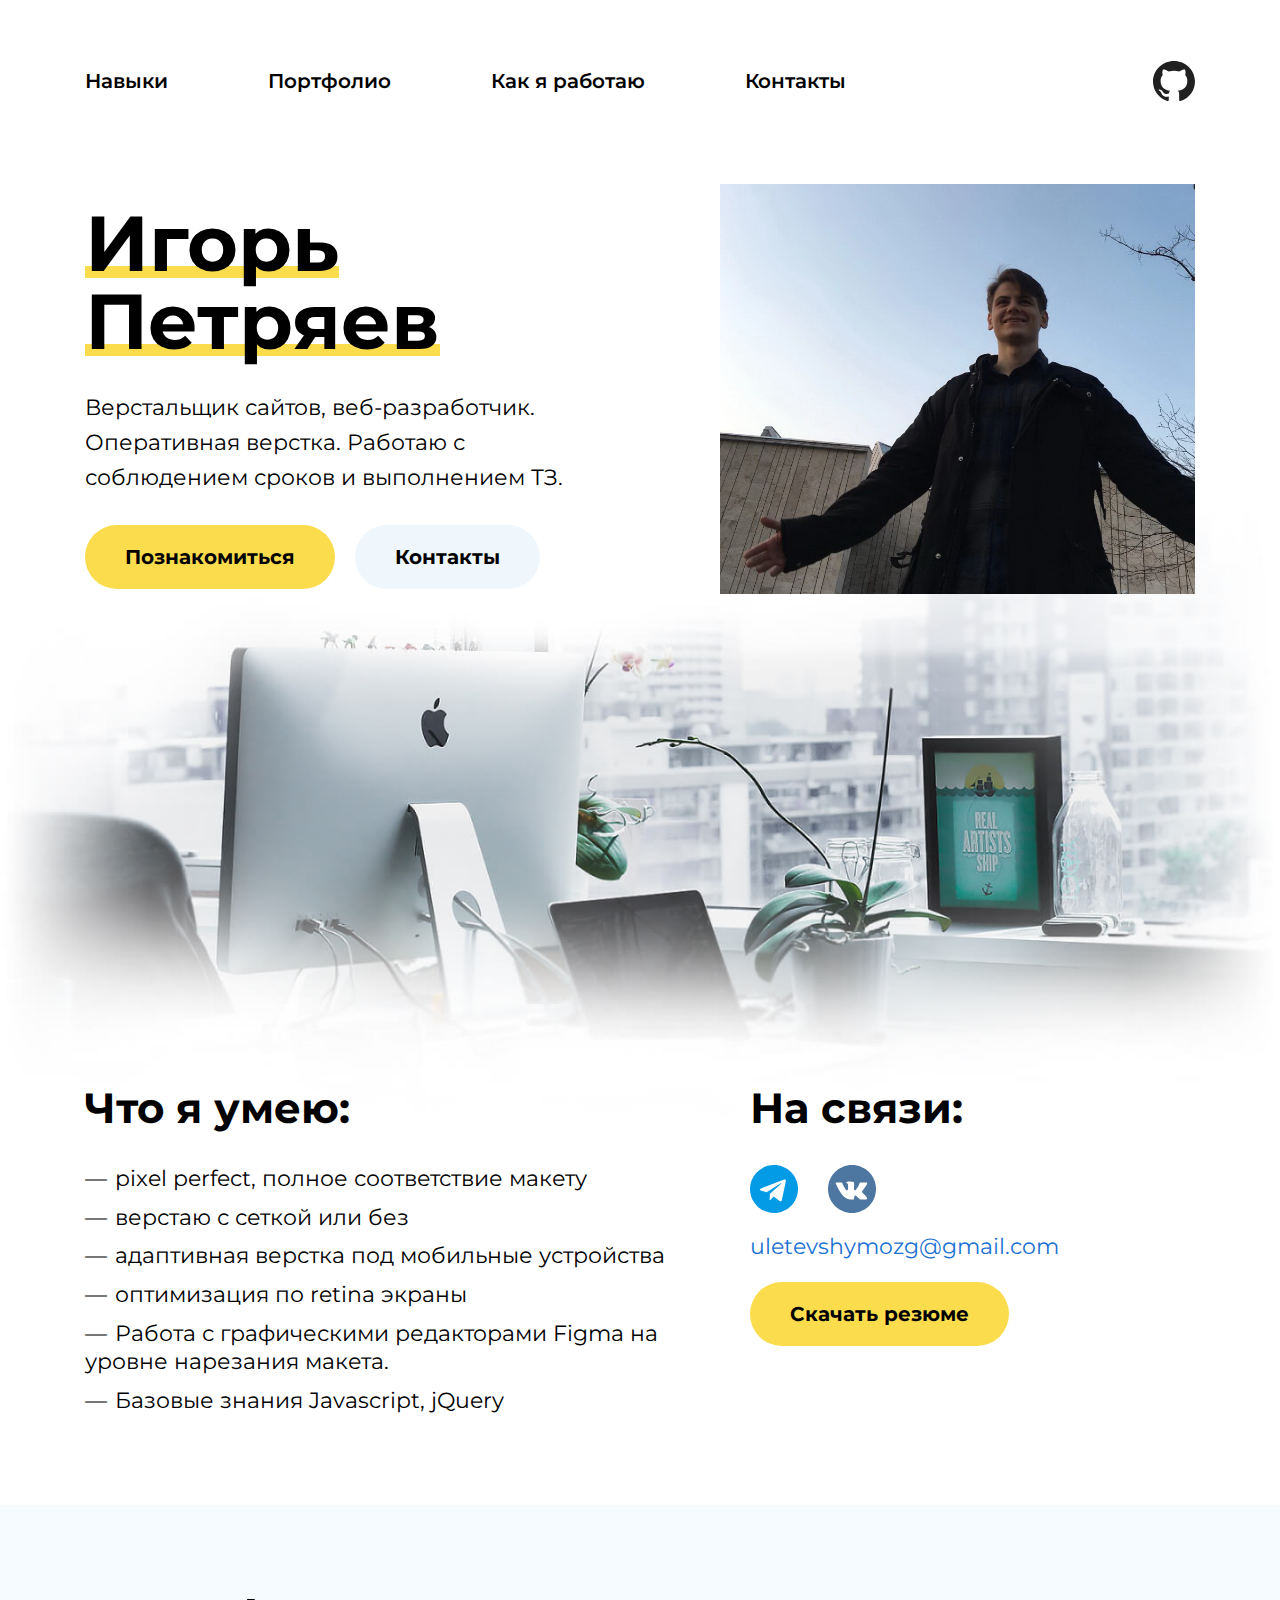
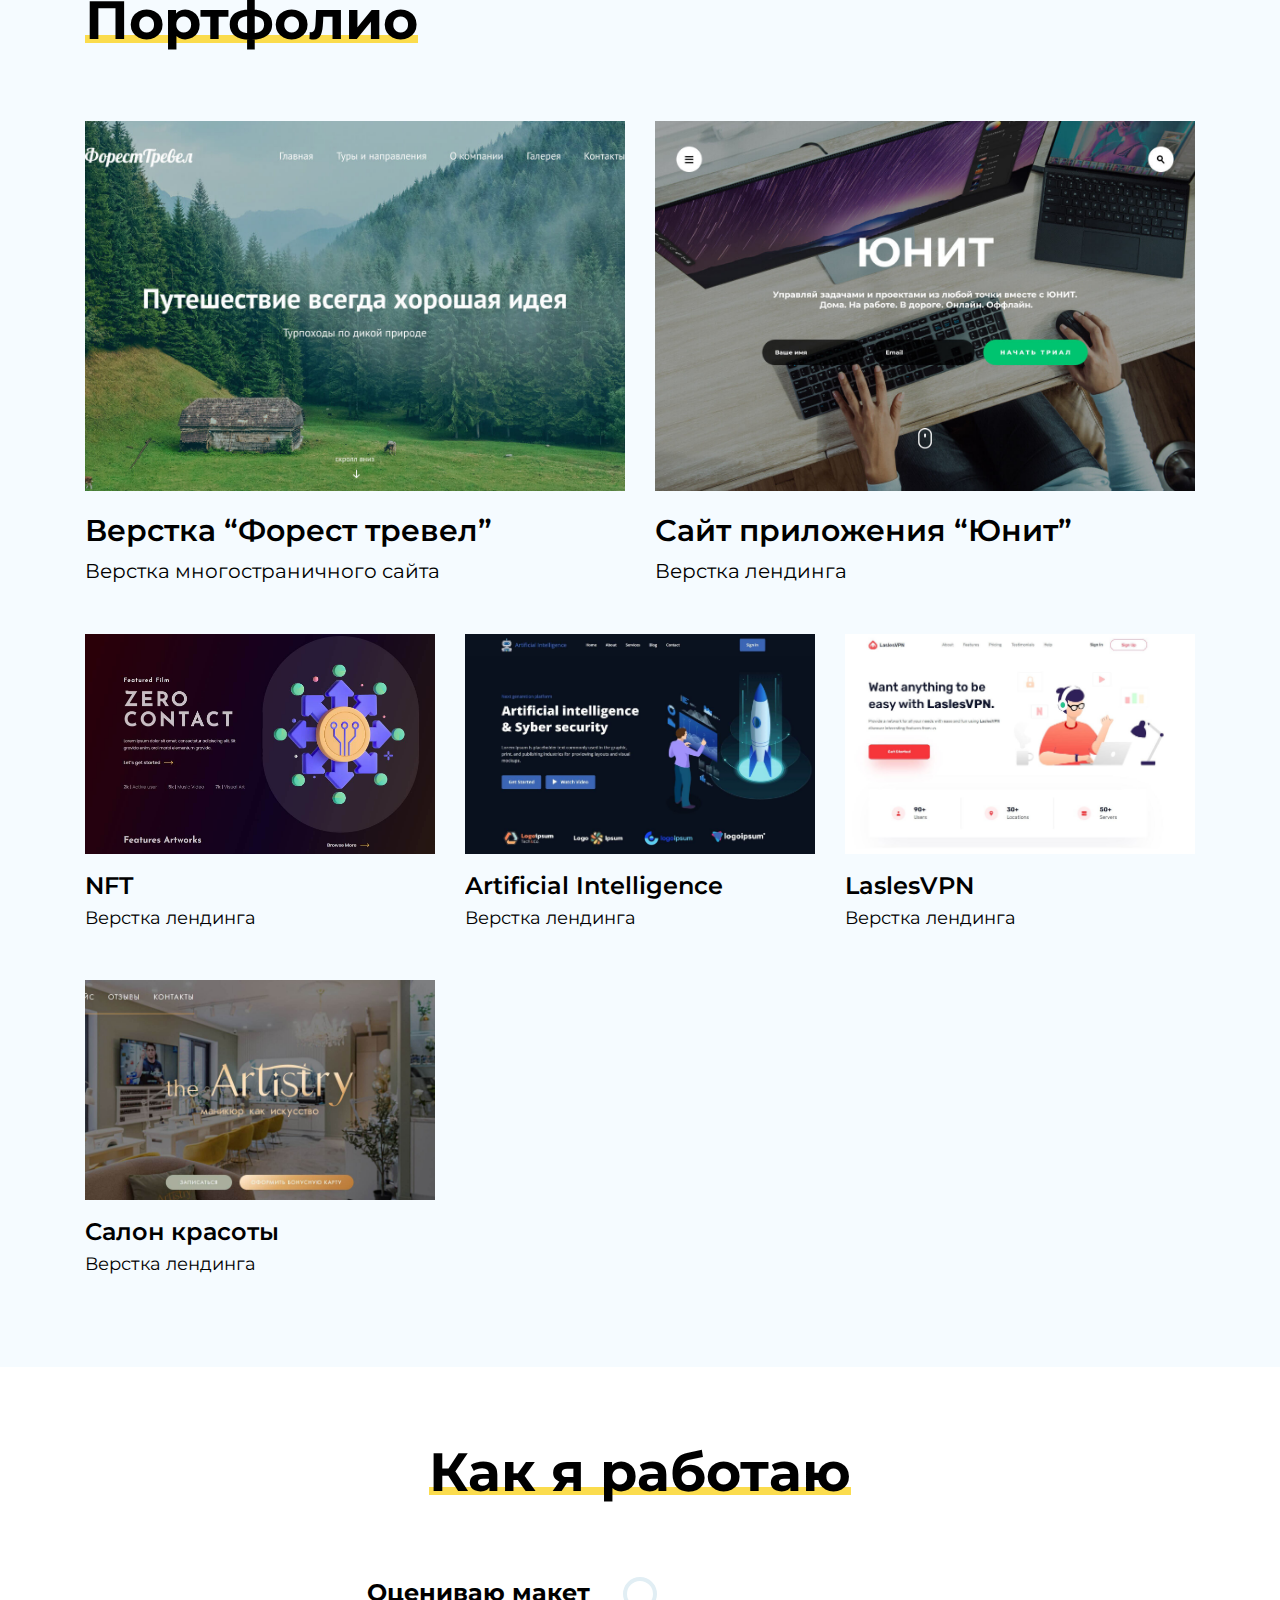
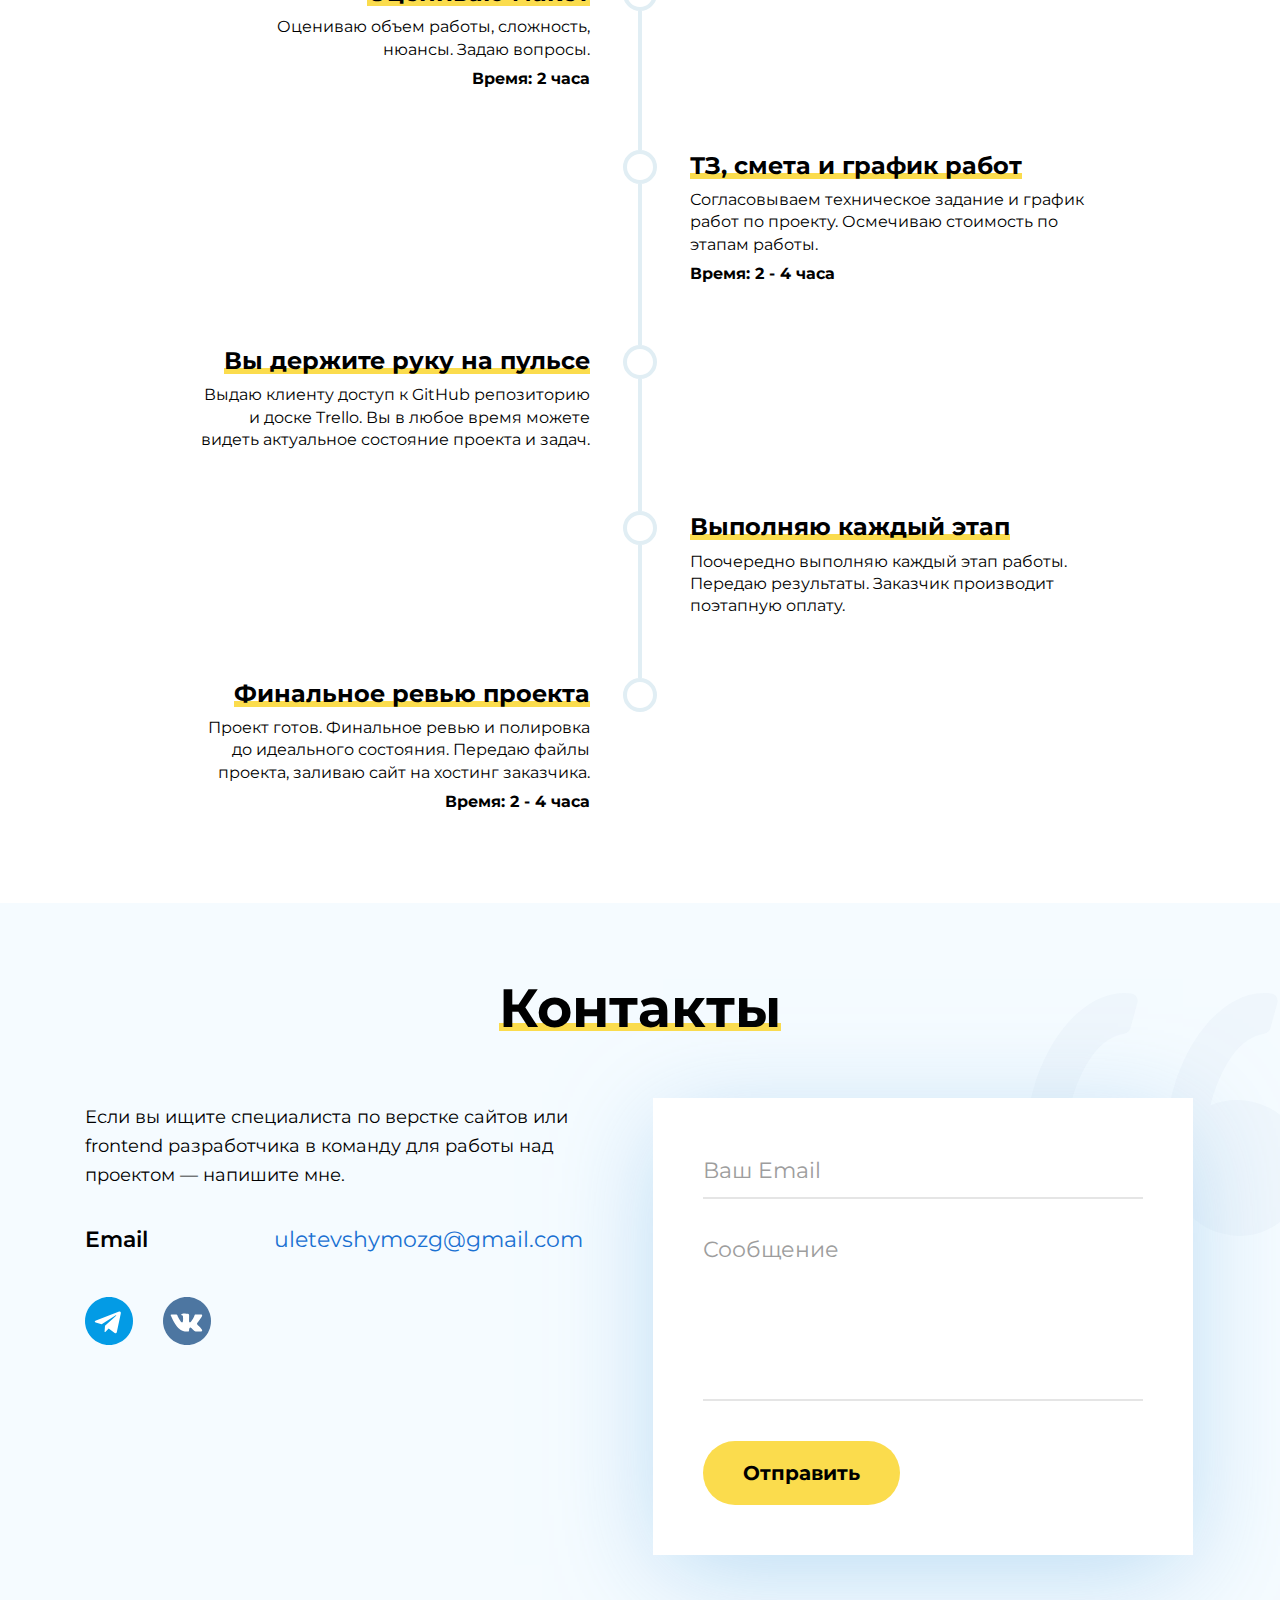
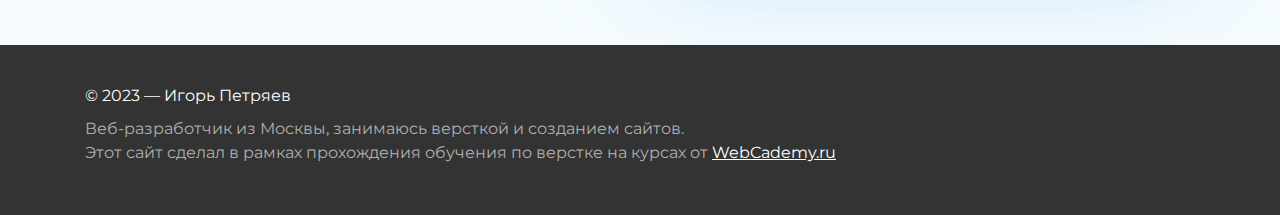
<file: index.html>
<!DOCTYPE html>
<html lang="ru">
	<head>
		<!-- encoding -->
		<meta charset="UTF-8" />
		<!-- Mobile support -->
		<meta name="viewport" content="width=device-width, initial-scale=1.0" />

		<!-- Title and SEO -->
		<title>Портфолио</title>
		<!-- Styles -->
		<link rel="stylesheet" href="./css/main.css" />

		<!-- Favicons -->
		<!-- <link rel="apple-touch-icon" sizes="180x180" href="./img/favicon/apple-touch-icon.png">
		<link rel="icon" type="image/png" sizes="32x32" href="./img/favicon/favicon-32x32.png">
		<link rel="icon" type="image/png" sizes="16x16" href="./img/favicon/favicon-16x16.png">
		<link rel="manifest" href="./img/favicon/site.webmanifest">
		<link rel="mask-icon" href="./img/favicon/safari-pinned-tab.svg" color="#1a60cf">
		<link rel="shortcut icon" href="./img/favicon/favicon.ico">
		<meta name="msapplication-TileColor" content="#00aba9">
		<meta name="msapplication-config" content="./img/favicon/browserconfig.xml">
		<meta name="theme-color" content="#ffffff"> -->
	</head>
	<body>


		<div class="page-top">
			<div class="page-top__container">
				<a href="./index.html" class="logo">HTML Верстальщик</a>
				<div class="page__top-delay">
					<div class="page-top__wrapper">
						<nav class="nav-mobile">
							<ul class="nav-mobile__list">
								<li><a href="#skills">Навыки</a></li>
								<li><a href="#portfolio">Портфолио</a></li>
								<li><a href="#work-processing">Как я работаю</a></li>
								<li><a href="#contacts">Контакты</a></li>
							</ul>
						</nav>
						<div class="page-top__links">
							<div class="social page-top__social">
								<a href="https://t.me/Uletevshymozg"><img src="./img/social/telegram.svg" alt="telegram"></a>
								<a href="https://vk.com/id25259774"><img src="./img/social/vk.svg" alt="vk"></a>
								<!-- <a href="#!"><img src="./img/social/facebook.svg" alt="facebook"></a> -->
								<!-- <a href="#!"><img src="./img/social/instagram.svg" alt="instagram"></a> -->
								<!-- <a href="#!"><img src="./img/social/whatsapp.svg" alt="whatsapp"></a> -->
							</div>
							<div class="page-top__link">
								<a href="mailto:uletevshymozg@gmail.com" class="link">uletevshymozg@gmail.com</a>
							</div>
						</div>
		
					</div>

				</div>

				<div class="nav-icon">
					<div class="nav-icon__middle"></div>
				</div>

			</div>

		</div>

		<header class="header" id="top">
			<div class="header__navigation">
				<div class="container">
					<div class="header__navigation-body">
						<nav class="nav">
							<ul class="nav-list">
								<li><a href="#skills">Навыки</a></li>
								<li><a href="#portfolio">Портфолио</a></li>
								<li><a href="#work-processing">Как я работаю</a></li>
								<li><a href="#contacts">Контакты</a></li>
							</ul>
						</nav>
		
						<div class="header__navigation-links">
							<!-- <a href="#!">
								<svg width="32" height="32" viewBox="0 0 32 32" fill="none" xmlns="http://www.w3.org/2000/svg">
									<g clip-path="url(#clip0_112_518)">
									<path d="M7.44897 10.2947H1.02492C0.739808 10.2947 0.508789 10.5258 0.508789 10.8108V31.4485C0.508789 31.7336 0.739808 31.9647 1.02492 31.9647H7.44897C7.73408 31.9647 7.9651 31.7336 7.9651 31.4485V10.8108C7.9651 10.5258 7.73408 10.2947 7.44897 10.2947Z" fill="black"/>
									<path d="M4.23907 0.0351562C1.90163 0.0351562 0 1.93472 0 4.26958C0 6.60548 1.90163 8.50576 4.23907 8.50576C6.57466 8.50576 8.47474 6.60538 8.47474 4.26958C8.47484 1.93472 6.57466 0.0351562 4.23907 0.0351562Z" fill="black"/>
									<path d="M23.7892 9.78174C21.209 9.78174 19.3017 10.8909 18.1449 12.1512V10.8108C18.1449 10.5258 17.9138 10.2947 17.6287 10.2947H11.4766C11.1915 10.2947 10.9604 10.5258 10.9604 10.8108V31.4485C10.9604 31.7336 11.1915 31.9647 11.4766 31.9647H17.8866C18.1717 31.9647 18.4027 31.7336 18.4027 31.4485V21.2376C18.4027 17.7968 19.3373 16.4563 21.7359 16.4563C24.3481 16.4563 24.5557 18.6053 24.5557 21.4147V31.4486C24.5557 31.7337 24.7867 31.9648 25.0718 31.9648H31.4842C31.7693 31.9648 32.0004 31.7337 32.0004 31.4486V20.1285C32.0004 15.0121 31.0248 9.78174 23.7892 9.78174Z" fill="black"/>
									</g>
									<defs>
									<clipPath id="clip0_112_518">
									<rect width="32" height="32" fill="white"/>
									</clipPath>
									</defs>
								</svg>
							</a> -->
							<a href="https://github.com/Petryabious" target="_blank">
								<svg width="42" height="42" viewBox="0 0 42 42" fill="none" xmlns="http://www.w3.org/2000/svg">
									<g clip-path="url(#clip0_112_516)">
									<path d="M21 0.875C9.3975 0.875 0 10.115 0 21.511C0 30.6303 6.0165 38.3635 14.3587 41.09C15.4087 41.2843 15.7937 40.6455 15.7937 40.0978C15.7937 39.6078 15.7763 38.3093 15.7675 36.589C9.926 37.8333 8.694 33.8205 8.694 33.8205C7.7385 31.4388 6.35775 30.8018 6.35775 30.8018C4.4555 29.5225 6.50475 29.5488 6.50475 29.5488C8.6135 29.6923 9.72125 31.675 9.72125 31.675C11.5938 34.8303 14.637 33.9185 15.8375 33.3918C16.0265 32.0565 16.5673 31.1483 17.1675 30.632C12.5038 30.1158 7.602 28.3413 7.602 20.4348C7.602 18.1825 8.41575 16.3415 9.76325 14.8977C9.527 14.3763 8.81825 12.278 9.947 9.436C9.947 9.436 11.7058 8.883 15.722 11.5518C17.402 11.0933 19.187 10.8658 20.972 10.8553C22.757 10.8658 24.542 11.0933 26.222 11.5518C30.212 8.883 31.9707 9.436 31.9707 9.436C33.0995 12.278 32.3908 14.3763 32.1807 14.8977C33.5195 16.3415 34.3332 18.1825 34.3332 20.4348C34.3332 28.3623 29.4245 30.107 24.752 30.6145C25.487 31.234 26.1695 32.4993 26.1695 34.433C26.1695 37.1945 26.1432 39.4135 26.1432 40.0838C26.1432 40.6245 26.5107 41.2703 27.587 41.0638C35.9888 38.3548 42 30.6163 42 21.511C42 10.115 32.5972 0.875 21 0.875Z" fill="#212121"/>
									</g>
									<defs>
									<clipPath id="clip0_112_516">
									<rect width="42" height="42" fill="white"/>
									</clipPath>
									</defs>
								</svg>
							</a>
						</div>

					</div>
				</div>
			</div>

			<div class="header__info">
				<div class="container">
					<div class="header__info-wrapper">
						<div class="header__descriptions">
							<div class="header__title">
								<h1 class="title-1 border-gradient">Игорь Петряев</h1>
							</div>
							<div class="header__text">
								<p>
									Верстальщик сайтов, веб-разработчик. Оперативная верстка. Работаю с соблюдением сроков и выполнением ТЗ. 
								</p>
							</div>
							<div class="header__links">
								<a href="#skills" class="button-link">Познакомиться</a>
								<a href="#contacts" class="button-link button-link--white">Контакты</a>
							</div>
						</div>
						<div class="header__img">
							<img src="./img/header/photo2.jpg" alt="фото верстальшика">
										<p>
								Верстальщик сайтов, веб-разработчик. Оперативная верстка. Работаю с соблюдением сроков и выполнением ТЗ. 
							</p>
						</div>

					</div>
				</div>
			</div>
			
			<div class="header__banner">
				<img src="./img/header/banner.jpg" alt="banner">
			</div>
		</header>
		<main class="">
			<section class="skills " id="skills">
				<div class="container">
					<div class="skills-wrapper">
	
						<div class="skills__abilities">
							<div class="skills__title">
								<h3 class="title-3">Что я умею:</h3>
							</div>
		
							<ul class="skills-list">
								<li>pixel perfect, полное соответствие макету</li>
								<li>верстаю с сеткой или без</li>
								<li>адаптивная верстка под мобильные устройства</li>
								<li>оптимизация по retina экраны</li>
								<!-- <li>с Bootstrap и без него</li> -->
								<li>Работа с графическими редакторами Figma на уровне нарезания макета.</li>
								<li>Базовые знания Javascript, jQuery</li>
							</ul>
						</div>
		
						<div class="skills__feedback">
							<div class="skills__title">
								<h3 class="title-3">На связи:</h3>
							</div>
							<div class="social skills__social">
								<a href="https://t.me/Uletevshymozg" target="_blank"><img src="./img/social/telegram.svg" alt="telegram"></a>
								<a href="https://vk.com/id25259774" target="_blank"><img src="./img/social/vk.svg" alt="vk"></a>
								<!-- <a href="#!"><img src="./img/social/facebook.svg" alt="facebook"></a>
								<a href="#!"><img src="./img/social/instagram.svg" alt="instagram"></a> -->
								<!-- <a href="#!"><img src="./img/social/whatsapp.svg" alt="whatsapp"></a> -->
							</div>
							<div class="skills___feedback-link">
								<a href="mailto:uletevshymozg@gmail.com" class="link">uletevshymozg@gmail.com</a>
							</div>
							<div class="skills__resume">
								<a href="./Igor_Petryaev_HTML-coder.pdf" download="" class="button-link">Скачать резюме</a>
							</div>

						</div>
					</div>
				</div>
			</section>
			
			<section class="portfolio " id="portfolio">
				<div class="container">
					<div class="portfolio__title">
						<h2 class="title-2 border-gradient ">Портфолио</h2>
					</div>
					<div class="portfolio__cards">
						<!-- card -->
						<a href="#!"  class="card card--big" data-portfolio-item="0">
							<div class="card__img">
								<img src="./img/portfolio/forest-travel.jpg" alt="Верстка “Форест тревел”">
								<span>Смотреть проект</span>
							</div>
							<div class="card__contant">
								<h4 class="card__title">Верстка “Форест тревел”</h4>
								<p>Верстка многостраничного сайта </p>
							</div>
						</a>
						<!-- //card -->
						<!-- card -->
						<a href="#!"  class="card card--big" data-portfolio-item="1">
							<div class="card__img">
								<img src="./img/portfolio/unit.jpg" alt="Сайт приложения “Юнит”">
								<span>Смотреть проект</span>
							</div>
							<div class="card__contant">
								<h4 class="card__title">Сайт приложения “Юнит”</h4>
								<p>Верстка лендинга</p>
							</div>
						</a>
						<!-- //card -->
						<!-- card -->
						<a href="#!" class="card" data-portfolio-item="2">
							<div class="card__img">
								<img src="./img/portfolio/nft.jpg" alt="nft”">
								<span>Смотреть проект</span>
							</div>
							<div class="card__contant">
								<h4 class="card__title">NFT</h4>
								<p>Верстка лендинга</p>
							</div>
						</a>
						<!-- //card -->
						<!-- card -->
						<a  href="#!" class="card" data-portfolio-item="3">
							<div class="card__img">
								<img src="./img/portfolio/AL.jpg" alt="Artificial Intelligence">
								<span>Смотреть проект</span>
							</div>
							<div class="card__contant">
								<h4 class="card__title">Artificial Intelligence</h4>
								<p>Верстка лендинга </p>
							</div>
						</a>
						<!-- //card -->
						<!-- card -->
						<a href="#!" class="card" data-portfolio-item="4">
							<div class="card__img">
								<img src="./img/portfolio/vpn.jpg" alt="LaslesVPN">
								<span>Смотреть проект</span>
							</div>
							<div class="card__contant">
								<h4 class="card__title">LaslesVPN</h4>
								<p>Верстка лендинга</p>
							</div>
						</a>
						<!-- //card -->
						<!-- card -->
						<a href="#!" class="card" data-portfolio-item="5">
							<div class="card__img">
								<img src="./img/portfolio/beautySalon.jpg" alt="Cалон красоты">
								<span>Смотреть проект</span>
							</div>
							<div class="card__contant">
								<h4 class="card__title">Cалон красоты</h4>
								<p>Верстка лендинга</p>
							</div>
						</a>
						<!-- //card -->
					</div>
				</div>
			</section>

			<section class="work-processing" id="work-processing">
				<div class="container">
						<div class="work-processing__title">
							<h2 class="title-2 border-gradient ">Как я работаю</h2>
						</div>

						<!-- timeline -->
						<div class="timeline">
							<!-- timeline-item -->
							<div class="timeline-item">
								<div class="timeline-item__title">
									<h4 class="title-4 border-gradient ">Оцениваю макет</h4>
								</div>
								<p>Оцениваю объем работы, сложность,<br> нюансы. Задаю вопросы.</p>
								<span>Время: 2 часа</span>
							</div>
							<!-- timeline-item -->
							<!-- timeline-item -->
							<div class="timeline-item">
								<div class="timeline-item__title">
									<h4 class="title-4 border-gradient ">ТЗ, смета и график работ</h4>
								</div>
								<p>Согласовываем техническое задание и график работ по проекту. Осмечиваю стоимость по этапам работы.</p>
								<span>Время: 2 - 4 часа</span>
							</div>
							<!-- timeline-item -->
							<!-- timeline-item -->
							<div class="timeline-item">
								<div class="timeline-item__title">
									<h4 class="title-4 border-gradient ">Вы держите руку на пульсе</h4>
								</div>
								<p>Выдаю клиенту доступ к GitHub репозиторию и доске Trello. Вы в любое время можете видеть актуальное состояние проекта и задач.</p>
							</div>
							<!-- timeline-item -->
							<!-- timeline-item -->
							<div class="timeline-item">
								<div class="timeline-item__title">
									<h4 class="title-4 border-gradient ">Выполняю каждый этап</h4>
								</div>
								<p>Поочередно выполняю каждый этап работы. Передаю результаты. Заказчик производит поэтапную оплату.</p>
							</div>
							<!-- timeline-item -->
							<!-- timeline-item -->
							<div class="timeline-item">
								<div class="timeline-item__title">
									<h4 class="title-4 border-gradient ">Финальное ревью проекта</h4>
								</div>
								<p>Проект готов. Финальное ревью и полировка до идеального состояния. Передаю файлы проекта, заливаю сайт на хостинг заказчика.</p>
								<span>Время: 2 - 4 часа</span>
							</div>
							<!-- timeline-item -->
						</div>
						<!-- //timeline -->
					
				</div>
			</section>

			<!-- <section class="contacts  none" id="contacts">
				<div class="container">
					<div class="contacts__title">
						<h2 class="title-2 border-gradient ">Контакты</h2>
					</div>
					<div class="contacts__contant">
						<ul class="contacts__links">
							<li><span>Email</span> <a href="mailto:uletevshymozg@gmail.com" class="link">uletevshymozg@gmail.com</a></li>
							<li><span>Телефон</span> <a href="tel:+79801234567" class="link">+7 (980) 123-45-67</a></li>
						</ul>
						
						<div class="contact__text">
							<p>Если вы ищите специалиста по верстке сайтов или frontend разработчика в команду для работы над проектом —  напишите мне.
							</p>
						</div>
					</div>

					<div class="social">
						<a href="#!"><img src="./img/social/telegram.svg" alt="telegram"></a>
						<a href="#!"><img src="./img/social/vk.svg" alt="vk"></a>
						<a href="#!"><img src="./img/social/facebook.svg" alt="facebook"></a>
						<a href="#!"><img src="./img/social/instagram.svg" alt="instagram"></a>
						<a href="#!"><img src="./img/social/whatsapp.svg" alt="whatsapp"></a>
					</div>

				</div>
			</section> -->
			<section class="contacts  " id="contacts">
				<div class="container">
					<div class="contacts__title">
						<h2 class="title-2 border-gradient ">Контакты</h2>
					</div>
					<div class="contacts__contant">
						<!-- contacts__desc -->
						<div class="contacts__desc">
							<div class="contact__text">
								<p>Если вы ищите специалиста по верстке сайтов или frontend разработчика в команду для работы над проектом —  напишите мне.
								</p>
							</div>

							<ul class="contacts__links">
								<li><span>Email</span> <a href="mailto:uletevshymozg@gmail.com" class="link">uletevshymozg@gmail.com</a></li>
								<!-- <li><span>Телефон</span> <a href="tel:+79060655362" class="link">+7 (906) 065-53-62</a></li> -->
							</ul>
							
							<div class="social">
								<a href="https://t.me/Uletevshymozg" target="_blank"><img src="./img/social/telegram.svg" alt="telegram"></a>
								<a href="https://vk.com/id25259774" target="_blank"><img src="./img/social/vk.svg" alt="vk"></a>
								<!-- <a href="#!"><img src="./img/social/facebook.svg" alt="facebook"></a>
								<a href="#!"><img src="./img/social/instagram.svg" alt="instagram"></a>
								<a href="#!"><img src="./img/social/whatsapp.svg" alt="whatsapp"></a> -->
							</div>
						</div>
						<!-- //contacts__desc -->
						<div class="contacts__form">

							<form action="#!" class="form">
								<div class="form__item">
									<span class="form__placeholder">Ваш Email</span>
									<input type="email" class="form__input" name="email" >
								</div>
	
								<div class="form__item">
									<span class="form__placeholder">Сообщение</span>
									<textarea name="message" class="form__input"></textarea>
								</div>
	
								<div class="form__item">
									<button class="form__btn" type="submit">Отправить</button>
								</div>
							</form>
							<div id="answer"></div>
		
							</div>
						</div>

				</div>
			</section>

		</main>

		<footer class="footer ">
			<div class="container">
				<h6 class="footer__title">&#169; 2023 &mdash; Игорь Петряев</h6>
				<div class="footer__content">
					<p>Веб-разработчик из Москвы, занимаюсь версткой и созданием сайтов.
					</p>
					<p>
						Этот сайт сделал в рамках прохождения обучения по верстке на курсах от <a class="footer__link" target="_blank" href="https://webcademy.ru/">WebCademy.ru</a>
					</p>
				</div>
			</div>
		</footer>

		<a href="#top" class="btn-back" id="backtop">&#11014;</a>

		<div data-modal class="modal-portfolio modal-portfolio_hidden">
			<div class="modal-portfolio__body">
				<div class="modal-portfolio__content" id="modal-content">
					<button data-btn-close class="modal-portfolio__close">
						<svg width="23" height="23" viewBox="0 0 23 23" fill="none" xmlns="http://www.w3.org/2000/svg">
							<rect x="2.82837" width="27.3715" height="4" transform="rotate(45 2.82837 0)" fill="#1A0000"/>
							<rect x="0.141357" y="19.5566" width="27.3715" height="4" transform="rotate(-45 0.141357 19.5566)" fill="#1A0000"/>
						</svg>						
					</button>
					<div class="modal-portfolio__info" id="modal-info">

					</div>
					<!-- <div class="modal-portfolio__links">
						<a href="#!">Репозитории</a>
						<a href="#!">GitHubPages</a>
					</div>

					<div class="modal-portfolio__img">
						<img src="./img/portfolio/forest-travel.jpg" alt="forest travel">
					</div>

					<div class="modal-portfolio__desc">
						<div class="modal-portfolio__title">Форест тревел</div>
						<p class="modal-portfolio__text">
							Верстка многостраничного сайта. Сверстан учебный сайт по макету фигма. Использованы html/css, flex. Сделана мобильная адаптация,
							по принципу desctop-first. Количество страниц 4.
						</p>
						<div class="modal-portfolio__stack">
							Технологии: <span>HTML5‚ CSS3, </span>
						</div>
					</div> -->

				</div>
			</div>
		</div>

		

		<script src="./libs/jquery-3.6.0.min.js"></script>
		<script src="./libs/jquery.validate.min.js"></script>
		<script src="./js/main.js"></script>
	</body>
</html>
</file>
<file: css/main.css>
@charset "UTF-8";
/* Reset and base styles  */
@import url("https://fonts.googleapis.com/css2?family=Montserrat:wght@400;600;700&display=swap");
* {
  padding: 0px;
  margin: 0px;
  border: none;
}

*,
*::before,
*::after {
  -webkit-box-sizing: border-box;
          box-sizing: border-box;
}

/* Links */
a {
  color: inherit;
  text-decoration: none;
  display: inline-block;
}

a:visited {
  color: inherit;
  text-decoration: none;
  display: inline-block;
}

a:hover {
  color: inherit;
  text-decoration: none;
}

a:focus,
a:active {
  outline: none;
}

/* Common */
aside, nav, footer, header, section, main {
  display: block;
}

h1, h2, h3, h4, h5, h6, p {
  font-size: inherit;
  font-weight: inherit;
}

ul {
  list-style: none;
}

img, svg {
  display: block;
  max-width: 100%;
  height: auto;
}

/* Form */
input, textarea, button, select {
  font-family: inherit;
  font-size: inherit;
}

input::-ms-clear {
  display: none;
}

button, input[type="submit"] {
  display: inline-block;
  -webkit-box-shadow: none;
          box-shadow: none;
  background-color: transparent;
  background: none;
  cursor: pointer;
}

input:focus, input:active,
button:focus, button:active {
  outline: none;
}

button::-moz-focus-inner {
  padding: 0;
  border: 0;
}

label {
  cursor: pointer;
}

legend {
  display: block;
}

html {
  min-height: 100vh;
  /* sticky footer */
  scroll-behavior: smooth;
}

body {
  position: relative;
  min-height: 100vh;
  /* sticky footer */
  display: -webkit-box;
  display: -ms-flexbox;
  display: flex;
  /* sticky footer */
  -webkit-box-orient: vertical;
  -webkit-box-direction: normal;
      -ms-flex-direction: column;
          flex-direction: column;
  /* sticky footer */
  font-family: 'Montserrat', sans-serif;
  color: #000;
  font-size: 16px;
  line-height: 1.3;
  text-rendering: optimizeSpeed;
  -webkit-font-smoothing: antialiased;
  -ms-text-size-adjust: 100%;
  -moz-text-size-adjust: 100%;
  -webkit-text-size-adjust: 100%;
}

body > * {
  -ms-flex-negative: 0;
      flex-shrink: 0;
  /* sticky footer */
}

/* Grid styles */
.container {
  max-width: 1140px;
  width: 100%;
  margin-left: auto;
  margin-right: auto;
  padding-left: 15px;
  padding-right: 15px;
  /* Tablet big*/
  /* Tablet small */
  /* Mobile  */
}
.container--fluid {
  max-width: unset;
}
.container--no-padding {
  padding: 0;
}
@media (max-width: 1139px) {
  .container {
    width: 900px;
  }
}
@media (max-width: 899px) {
  .container {
    width: 768px;
  }
}
@media (max-width: 767px) {
  .container {
    width: 320px;
  }
}

/* Utility */
.none {
  display: none !important;
}

.visually-hidden {
  opacity: 0;
  visibility: hidden;
  width: 0px;
  height: 0px;
  display: block;
  margin-left: -10000px;
  background: transparent;
  font-size: 0;
}

.lock {
  overflow: hidden;
}

.nav-list {
  display: -webkit-box;
  display: -ms-flexbox;
  display: flex;
  -webkit-column-gap: 100px;
          column-gap: 100px;
  font-weight: 600;
  font-size: 20px;
  /* Tablet big*/
}
@media (max-width: 1139px) {
  .nav-list {
    font-size: 18px;
    -webkit-column-gap: 50px;
            column-gap: 50px;
  }
}
.nav-list li {
  position: relative;
}
.nav-list li::after {
  position: absolute;
  bottom: -5px;
  left: 0;
  width: 0;
  content: "";
  height: 2px;
  background: #FBDC4D;
  -webkit-transition: all 0.3s ease-in;
  transition: all 0.3s ease-in;
}
.nav-list li:hover::after {
  width: 100%;
}

.nav-mobile__list li {
  font-weight: 600;
  font-size: 18px;
  line-height: 1.3;
}
.nav-mobile__list li:not(:last-child) {
  margin-bottom: 28px;
}

.nav-icon {
  width: 40px;
  height: 25px;
  display: -webkit-box;
  display: -ms-flexbox;
  display: flex;
  -webkit-box-align: center;
      -ms-flex-align: center;
          align-items: center;
  -webkit-box-pack: center;
      -ms-flex-pack: center;
          justify-content: center;
  cursor: pointer;
  position: relative;
  z-index: 20;
}

.nav-icon__middle {
  width: 100%;
  height: 5px;
  background-color: #000;
  -webkit-transition: all .3s ease-in;
  transition: all .3s ease-in;
}
.nav-icon__middle::before, .nav-icon__middle::after {
  content: "";
  position: absolute;
  left: 0;
  width: 100%;
  height: 5px;
  background-color: #000;
  -webkit-transition: all .3s ease-in;
  transition: all .3s ease-in;
}
.nav-icon__middle::before {
  top: 0;
}
.nav-icon__middle::after {
  bottom: 0;
}

/* Active mode */
.nav-icon.nav-icon--active .nav-icon__middle {
  background-color: transparent;
}
.nav-icon.nav-icon--active .nav-icon__middle::before {
  -webkit-transform: rotate(45deg);
          transform: rotate(45deg);
  top: 10px;
}
.nav-icon.nav-icon--active .nav-icon__middle::after {
  -webkit-transform: rotate(-45deg);
          transform: rotate(-45deg);
  bottom: 10px;
}

.title-1, .title-2, .title-3, .title-4 {
  font-weight: 700;
  line-height: 1.3;
}

.title-1 {
  font-size: 78px;
  line-height: 1;
  /* Mobile */
  /* Mobile XS */
}
.title-1.border-gradient {
  background-position: left bottom 13px;
  background-size: 100% 12px;
}
@media (max-width: 1139px) {
  .title-1 {
    font-size: 58px;
  }
  .title-1.border-gradient {
    background-position: left bottom 10px;
    background-size: 100% 10px;
  }
}
@media (max-width: 899px) {
  .title-1 {
    font-size: 42px;
  }
  .title-1.border-gradient {
    background-position: left bottom 6px;
    background-size: 100% 8px;
  }
}
@media (max-width: 767px) {
  .title-1 {
    font-size: 32px;
  }
  .title-1.border-gradient {
    background-position: left bottom 4px;
  }
}

.title-2 {
  font-size: 54px;
  /* Tablet */
  /* Mobile */
}
.title-2.border-gradient {
  background-position: left bottom 10px;
  background-size: 100% 8px;
}
@media (max-width: 1139px) {
  .title-2 {
    font-size: 42px;
  }
  .title-2.border-gradient {
    background-position: left bottom 6px;
  }
}
@media (max-width: 899px) {
  .title-2 {
    font-size: 32px;
  }
  .title-2.border-gradient {
    background-position: left bottom 4px;
  }
}

.title-3 {
  font-size: 42px;
  /* Tablet */
  /* Mobile */
}
@media (max-width: 1139px) {
  .title-3 {
    font-size: 32px;
  }
}
@media (max-width: 899px) {
  .title-3 {
    font-size: 24px;
  }
}

.title-4 {
  font-size: 24px;
  /* Tablet */
}
.title-4.border-gradient {
  background-position: left bottom 2px;
  background-size: 100% 6px;
}
@media (max-width: 1139px) {
  .title-4 {
    font-size: 20px;
  }
}
.title-4.border-gradient {
  background-position: left bottom 1px;
}

.button-link {
  padding: 0 40px;
  background: #FBDC4D;
  border-radius: 50px;
  font-weight: 700;
  font-size: 20px;
  line-height: 64px;
  -webkit-transition: all .3s ease-in;
  transition: all .3s ease-in;
  /* Tablet */
}
.button-link:hover {
  -webkit-transform: translateY(-3px);
          transform: translateY(-3px);
}
.button-link:hover, .button-link :focus {
  background-color: #FFEB8D;
}
.button-link:active {
  background-color: #F5D22D;
}
.button-link--white {
  background: #EFF7FC;
}
.button-link--white:hover, .button-link--white :focus {
  background-color: #D1EDFF;
}
.button-link--white:active {
  background-color: #B0DCF8;
}
@media (max-width: 1139px) {
  .button-link {
    padding: 0 26px;
    line-height: 58px;
  }
}

.border-gradient {
  display: inline;
  background-repeat: no-repeat;
  background-position: left bottom 0px;
  background-size: 100% 5px;
  background-image: -webkit-gradient(linear, right top, left top, from(#FBDC4D));
  background-image: linear-gradient(to left, #FBDC4D);
}

.social {
  display: -webkit-box;
  display: -ms-flexbox;
  display: flex;
  -webkit-column-gap: 30px;
          column-gap: 30px;
  /* Tablet */
  /* Mobile */
}
@media (max-width: 1139px) {
  .social {
    -webkit-column-gap: 20px;
            column-gap: 20px;
  }
}
.social img {
  -webkit-transition: all .3s ease-in;
  transition: all .3s ease-in;
}
.social img:hover {
  -webkit-transform: scale(1.1);
          transform: scale(1.1);
}
@media (max-width: 899px) {
  .social img {
    width: 38px;
    height: 38px;
  }
}

.link {
  font-weight: 400;
  font-size: 22px;
  line-height: 1.3;
  color: #1A71D2;
  -webkit-transition: all .3s ease-in;
  transition: all .3s ease-in;
  /* Tablet */
  /* Mobile */
  /* Mobile XS */
}
.link:visited {
  color: #1A71D2;
}
.link:hover {
  color: #FBDC4D;
}
@media (max-width: 1139px) {
  .link {
    font-size: 18px;
  }
}

.card {
  max-width: 350px;
  -webkit-transition: all .3s ease-in;
  transition: all .3s ease-in;
  overflow: hidden;
}
.card:hover img {
  -webkit-transform: scale(1.1);
          transform: scale(1.1);
}
.card:hover .card__img span {
  opacity: 1;
}
.card:hover .card__title {
  color: #FF543E;
}
.card--big {
  max-width: 540px;
}
.card--big .card__img {
  margin-bottom: 20px;
  /* Mobile */
}
@media (max-width: 899px) {
  .card--big .card__img {
    margin-bottom: 10px;
  }
}
.card--big .card__img img {
  width: 540px;
  height: 370px;
  -o-object-fit: cover;
     object-fit: cover;
  /* Tablet */
  /* Mobile */
  /* Mobile XS */
}
@media (max-width: 1139px) {
  .card--big .card__img img {
    width: 420px;
    height: 288px;
  }
}
@media (max-width: 899px) {
  .card--big .card__img img {
    width: 354px;
    height: 180px;
  }
}
@media (max-width: 767px) {
  .card--big .card__img img {
    width: 100%;
    height: 180px;
  }
}
.card--big .card__contant p {
  font-size: 20px;
  /* Tablet */
  /* Mobile */
}
.card--big .card__contant p:not(:last-child) {
  margin-bottom: 10px;
}
@media (max-width: 1139px) {
  .card--big .card__contant p {
    font-size: 16px;
  }
}
@media (max-width: 899px) {
  .card--big .card__contant p {
    font-size: 14px;
    max-width: 100%;
  }
}
.card--big .card__contant .card__title {
  margin-bottom: 8px;
  font-size: 30px;
  /* Tablet */
  /* Mobile */
}
@media (max-width: 1139px) {
  .card--big .card__contant .card__title {
    margin-bottom: 6px;
    font-size: 24px;
  }
}
@media (max-width: 899px) {
  .card--big .card__contant .card__title {
    margin-bottom: 4px;
    font-size: 18px;
  }
}

.card__img {
  margin-bottom: 16px;
  position: relative;
  -webkit-transition: all .3s ease-in;
  transition: all .3s ease-in;
  overflow: hidden;
  /* Tablet */
}
.card__img span {
  position: absolute;
  top: 50%;
  left: 50%;
  -webkit-transform: translate(-50%, -50%);
          transform: translate(-50%, -50%);
  padding: 0 20px;
  font-size: 18px;
  line-height: 51px;
  background-color: #EF6857;
  border-radius: 80px;
  color: #fff;
  opacity: 0;
  -webkit-transition: .5s ease-in;
  transition: .5s ease-in;
  white-space: nowrap;
}
.card__img img {
  -webkit-transition: all .3s ease-in;
  transition: all .3s ease-in;
  width: 350px;
  height: 220px;
  -o-object-fit: cover;
     object-fit: cover;
  /* Tablet */
  /* Mobile */
  /* Mobile XS */
}
@media (max-width: 1139px) {
  .card__img img {
    width: 270px;
    height: 169px;
  }
}
@media (max-width: 899px) {
  .card__img img {
    width: 226px;
    height: 140px;
  }
}
@media (max-width: 767px) {
  .card__img img {
    width: 100%;
    height: 180px;
  }
}
@media (max-width: 1139px) {
  .card__img {
    margin-bottom: 10px;
  }
}

.card__contant p {
  font-weight: 400;
  font-size: 18px;
  /* Tablet */
  /* Mobile */
  /* Mobile XS */
}
.card__contant p:not(:last-child) {
  margin-bottom: 10px;
}
@media (max-width: 1139px) {
  .card__contant p {
    font-size: 14px;
  }
}
@media (max-width: 899px) {
  .card__contant p {
    max-width: 225px;
  }
}
@media (max-width: 767px) {
  .card__contant p {
    max-width: unset;
  }
}

.card__title {
  margin-bottom: 6px;
  font-weight: 600;
  font-size: 24px;
  -webkit-transition: all .3s ease-in;
  transition: all .3s ease-in;
  /* Tablet */
}
@media (max-width: 1139px) {
  .card__title {
    margin-bottom: 4px;
    font-size: 18px;
  }
}

.timeline {
  width: 901px;
  margin: 0 auto;
  /* Tablet */
  /* Mobile */
}
@media (max-width: 1139px) {
  .timeline {
    width: 100%;
    max-width: 774px;
  }
}
@media (max-width: 767px) {
  .timeline {
    width: unset;
    max-width: 384px;
  }
}

.timeline-item {
  position: relative;
  width: 50%;
  text-align: right;
  padding-right: 50px;
  padding-bottom: 60px;
  /* Tablet */
  /* Mobile */
  /* Mobile XS */
  /* нечетные */
}
@media (max-width: 1139px) {
  .timeline-item {
    padding-right: 34px;
    padding-bottom: 65px;
  }
}
@media (max-width: 899px) {
  .timeline-item {
    text-align: left;
    padding-right: 0;
    padding-left: 28px;
    padding-bottom: 45px;
    margin: 0 auto;
  }
}
@media (max-width: 767px) {
  .timeline-item {
    margin: 0;
    width: 100%;
    padding-left: 44px;
  }
}
.timeline-item:last-child {
  padding-bottom: 0;
}
.timeline-item > *:not(:last-child) {
  /* Tablet */
}
@media (min-width: 1140px) {
  .timeline-item > *:not(:last-child) {
    margin-bottom: 8px;
  }
}
.timeline-item p {
  font-weight: 400;
  font-size: 16px;
  line-height: 140%;
  /* Tablet */
  /* Mobile XS */
}
@media (max-width: 1139px) {
  .timeline-item p {
    font-size: 14px;
  }
  .timeline-item p:not(:last-child) {
    margin-bottom: 10px;
  }
}
@media (max-width: 767px) {
  .timeline-item p:not(:last-child) {
    margin-bottom: 7px;
  }
}
.timeline-item span {
  font-weight: 700;
  font-size: 16px;
  line-height: 130%;
  /* Tablet */
}
@media (max-width: 1139px) {
  .timeline-item span {
    font-size: 14px;
  }
}
.timeline-item:nth-child(even) {
  margin-left: auto;
  text-align: left;
  padding-right: 0;
  padding-left: 50px;
  /* Tablet */
  /* Mobile */
}
@media (max-width: 1139px) {
  .timeline-item:nth-child(even) {
    padding-left: 34px;
  }
}
@media (max-width: 899px) {
  .timeline-item:nth-child(even) {
    /* margin-left: 0; */
    padding-left: 28px;
  }
}
@media (max-width: 767px) {
  .timeline-item:nth-child(even) {
    margin: 0;
    width: 100%;
    padding-left: 44px;
  }
}
.timeline-item:nth-child(even):before {
  left: -17px;
  /* Mobile */
  /* Mobile XS */
}
@media (max-width: 899px) {
  .timeline-item:nth-child(even):before {
    left: -18px;
  }
}
@media (max-width: 767px) {
  .timeline-item:nth-child(even):before {
    left: 0;
  }
}
.timeline-item:nth-child(even):after {
  left: -2px;
  /* Mobile */
  /* Mobile XS */
}
@media (max-width: 899px) {
  .timeline-item:nth-child(even):after {
    left: -2px;
  }
}
@media (max-width: 767px) {
  .timeline-item:nth-child(even):after {
    left: 16px;
  }
}

.timeline-item__title {
  /* Tablet */
  /* Mobile */
}
@media (max-width: 1139px) {
  .timeline-item__title {
    margin-bottom: 7px;
  }
}
@media (max-width: 899px) {
  .timeline-item__title {
    width: 246px;
  }
}

/* рисование круга */
.timeline-item::before {
  content: "";
  width: 34px;
  height: 34px;
  background: #FFFFFF;
  border: 4px solid #E1EEF4;
  border-radius: 50%;
  position: absolute;
  top: 0;
  right: -17px;
  /* Mobile */
  /* Mobile XS */
}
@media (max-width: 899px) {
  .timeline-item::before {
    right: auto;
    left: -18px;
  }
}
@media (max-width: 767px) {
  .timeline-item::before {
    left: 0;
  }
}

/* рисование палки */
.timeline-item::after {
  content: "";
  width: 4px;
  background: #E1EEF4;
  position: absolute;
  top: 34px;
  bottom: 0;
  right: -2px;
  /* Mobile */
  /* Mobile XS */
}
@media (max-width: 899px) {
  .timeline-item::after {
    right: auto;
    left: -2px;
  }
}
@media (max-width: 767px) {
  .timeline-item::after {
    left: 16px;
  }
}

.timeline-item:last-child::after {
  display: none;
}

.logo {
  font-weight: 700;
  font-size: 20px;
  line-height: 1;
}

.btn-back {
  position: fixed;
  right: 50px;
  bottom: 15px;
  font-size: 50px;
  z-index: 19;
  width: 60px;
  height: 60px;
  border-radius: 50%;
  background-color: #FBDC4D;
  display: -webkit-box;
  display: -ms-flexbox;
  display: flex;
  -webkit-box-pack: center;
      -ms-flex-pack: center;
          justify-content: center;
  -webkit-box-align: center;
      -ms-flex-align: center;
          align-items: center;
  /* Mobile */
}
@media (max-width: 899px) {
  .btn-back {
    right: 15px;
    width: 40px;
    height: 40px;
    font-size: 35px;
  }
}

.form {
  padding: 62px 50px 50px;
  background: #FFFFFF;
  -webkit-box-shadow: 0px 20px 100px -10px rgba(160, 206, 237, 0.75);
          box-shadow: 0px 20px 100px -10px rgba(160, 206, 237, 0.75);
  /* Tablet */
  /* Mobile XS */
}
@media (max-width: 1139px) {
  .form {
    padding: 62px 30px 50px;
  }
}
@media (max-width: 767px) {
  .form {
    padding: 44px 15px 40px;
  }
}

.form__item {
  position: relative;
}
.form__item:nth-child(2) {
  margin: 40px 0 32px 0;
  /* Mobile XS */
}
@media (max-width: 767px) {
  .form__item:nth-child(2) {
    margin: 30px 0 30px 0;
  }
}

.form__placeholder {
  position: absolute;
  top: 0;
  left: 0;
  font-weight: 400;
  font-size: 22px;
  line-height: 1;
  color: #9D9D9D;
  -webkit-transition: all .3s ease;
  transition: all .3s ease;
  pointer-events: none;
  /* Mobile XS */
}
.form__placeholder.active {
  top: -22px;
  font-weight: 700;
  font-size: 16px;
  color: #ECA73F;
}
@media (max-width: 767px) {
  .form__placeholder {
    font-size: 18px;
  }
}

.form__input {
  font-weight: 400;
  font-size: 22px;
  line-height: 160%;
  width: 100%;
  border-bottom: 2px solid #E5E5E5;
  outline: none;
  padding: 0 5px;
  /* Mobile XS */
}
.form__input:focus {
  border-bottom: 1px solid #EF6857;
}
@media (max-width: 767px) {
  .form__input {
    font-size: 16px;
    line-height: 130%;
  }
}

input.form__input {
  height: 39px;
}

textarea.form__input {
  height: 162px;
  resize: none;
}

.form__btn {
  padding: 0 40px;
  background-color: #FBDC4D;
  font-weight: 700;
  font-size: 20px;
  line-height: 64px;
  border-radius: 50px;
  -webkit-transition: all .3s ease-in;
  transition: all .3s ease-in;
  /* Mobile XS */
}
.form__btn:hover, .form__btn :focus {
  background-color: #FFEB8D;
}
.form__btn:active {
  background-color: #F5D22D;
}
@media (max-width: 767px) {
  .form__btn {
    width: 100%;
    padding: 0;
  }
}

.error {
  font-weight: 700;
  font-size: 16px;
  color: #f00;
}

.form__success h2 {
  font-weight: 700;
  font-size: 30px;
  color: #ff6a00;
}
@media (max-width: 767px) {
  .form__success h2 {
    font-size: 20px;
  }
}

.modal-portfolio {
  position: fixed;
  top: 0;
  left: 0;
  width: 100%;
  height: 100%;
  background: rgba(0, 0, 0, 0.5);
  overflow-y: auto;
  z-index: 10;
  visibility: visible;
  opacity: 1;
  -webkit-transition: all .8s ease-in;
  transition: all .8s ease-in;
}
.modal-portfolio_hidden {
  visibility: hidden;
  opacity: 0;
  z-index: -1;
}
.modal-portfolio_hidden .modal-portfolio__content {
  opacity: 0;
  -webkit-transform: translate(0, -100%);
          transform: translate(0, -100%);
}

.modal-portfolio__body {
  min-height: 100%;
  display: -webkit-box;
  display: -ms-flexbox;
  display: flex;
  -webkit-box-align: center;
      -ms-flex-align: center;
          align-items: center;
  -webkit-box-pack: center;
      -ms-flex-pack: center;
          justify-content: center;
  padding: 30px 20px;
}
@media (max-width: 899px) {
  .modal-portfolio__body {
    padding-top: 70px;
  }
}

.modal-portfolio__content {
  max-width: 800px;
  width: 100%;
  padding: 60px 70px;
  background-color: #fff;
  position: relative;
  -webkit-transition: all .3s ease-in;
  transition: all .3s ease-in;
  opacity: 1;
  -webkit-transform: translate(0, 0);
          transform: translate(0, 0);
}
@media (max-width: 767px) {
  .modal-portfolio__content {
    padding: 50px 35px;
  }
}
@media (max-width: 500px) {
  .modal-portfolio__content {
    padding: 40px 20px;
  }
}

.modal-portfolio__info {
  display: -webkit-box;
  display: -ms-flexbox;
  display: flex;
  -webkit-box-orient: vertical;
  -webkit-box-direction: reverse;
      -ms-flex-direction: column-reverse;
          flex-direction: column-reverse;
  gap: 30px;
}

.modal-portfolio__close {
  position: absolute;
  top: 30px;
  right: 30px;
}
.modal-portfolio__close svg rect {
  -webkit-transition: all .3s ease-in;
  transition: all .3s ease-in;
}
.modal-portfolio__close:hover svg rect {
  fill: #cf0a0a;
}
@media (max-width: 500px) {
  .modal-portfolio__close {
    top: 20px;
    right: 20px;
  }
}

.modal-portfolio__desc {
  margin-bottom: 25px;
}
@media (max-width: 767px) {
  .modal-portfolio__desc {
    margin-bottom: 15px;
  }
}

.modal-portfolio__title {
  margin-bottom: 30px;
  font-weight: 700;
  font-size: 40px;
}
@media (max-width: 767px) {
  .modal-portfolio__title {
    font-size: 32px;
    margin-bottom: 25px;
  }
}
@media (max-width: 500px) {
  .modal-portfolio__title {
    font-size: 25px;
    margin-bottom: 20px;
  }
}

.modal-portfolio__text {
  margin-bottom: 20px;
  font-size: 22px;
}
@media (max-width: 767px) {
  .modal-portfolio__text {
    font-size: 20px;
  }
}
@media (max-width: 500px) {
  .modal-portfolio__text {
    font-size: 20px;
    margin-bottom: 15px;
  }
}

.modal-portfolio__stack {
  font-size: 22px;
}
.modal-portfolio__stack span {
  color: #1A71D2;
}
@media (max-width: 500px) {
  .modal-portfolio__stack {
    font-size: 20px;
  }
}

.modal-portfolio__links {
  display: -webkit-box;
  display: -ms-flexbox;
  display: flex;
  -webkit-box-pack: center;
      -ms-flex-pack: center;
          justify-content: center;
  gap: 10px;
  font-size: 25px;
}
@media (max-width: 500px) {
  .modal-portfolio__links {
    -ms-flex-wrap: wrap;
        flex-wrap: wrap;
    font-size: 20px;
    -webkit-box-pack: stretch;
        -ms-flex-pack: stretch;
            justify-content: stretch;
    text-align: center;
    gap: 20px;
  }
  .modal-portfolio__links .button-link {
    width: 100%;
  }
}

.page-top {
  position: -webkit-sticky;
  position: sticky;
  top: -15px;
  padding: 30px 0 15px;
  display: none;
  background-color: #FFFFFF;
  z-index: 20;
  /* Mobile */
}
@media (max-width: 899px) {
  .page-top {
    display: block;
  }
}

.page-top__container {
  padding: 0 15px;
  display: -webkit-box;
  display: -ms-flexbox;
  display: flex;
  -webkit-box-pack: justify;
      -ms-flex-pack: justify;
          justify-content: space-between;
  -webkit-box-align: center;
      -ms-flex-align: center;
          align-items: center;
}

.page__top-delay {
  position: fixed;
  top: 0;
  left: 0;
  right: 0;
  bottom: 0;
  z-index: 20;
  background-color: rgba(37, 73, 116, 0.8);
  -webkit-transform: translateX(100%);
          transform: translateX(100%);
  -webkit-transition: all .5s ease-in;
  transition: all .5s ease-in;
}
.page__top-delay--active {
  -webkit-transform: translateX(0);
          transform: translateX(0);
  -webkit-transition: all .5s ease-in;
  transition: all .5s ease-in;
}

.page-top__wrapper {
  display: -webkit-box;
  display: -ms-flexbox;
  display: flex;
  -webkit-box-orient: vertical;
  -webkit-box-direction: normal;
      -ms-flex-direction: column;
          flex-direction: column;
  -webkit-box-pack: justify;
      -ms-flex-pack: justify;
          justify-content: space-between;
  position: fixed;
  top: 0;
  right: 0;
  max-width: 320px;
  width: 100%;
  height: 100%;
  padding: 30px 15px 40px;
  background: #FFFFFF;
  z-index: 20;
  -webkit-transform: translateX(100%);
          transform: translateX(100%);
  -webkit-transition: all .5s ease;
  transition: all .5s ease;
  /* Mobile XS */
}
@media (max-width: 320px) {
  .page-top__wrapper {
    max-width: unset;
  }
}
.page-top__wrapper.page-top__wrapper--active {
  -webkit-transform: translateX(0);
          transform: translateX(0);
  -webkit-transition: all .5s ease-in;
  transition: all .5s ease-in;
}

.page-top__social {
  margin-bottom: 20px;
}

.header {
  padding-top: 60px;
  padding-bottom: 90px;
  position: relative;
  /* Mobile */
}
@media (max-width: 899px) {
  .header {
    padding-top: 0;
  }
}

.header__navigation {
  background-color: #fff;
  display: none;
  /* Mobile */
}
@media (min-width: 900px) {
  .header__navigation {
    display: block;
  }
}

.header__navigation-body {
  display: -webkit-box;
  display: -ms-flexbox;
  display: flex;
  -webkit-box-pack: justify;
      -ms-flex-pack: justify;
          justify-content: space-between;
  -webkit-box-align: center;
      -ms-flex-align: center;
          align-items: center;
}

.header__navigation-links {
  display: -webkit-box;
  display: -ms-flexbox;
  display: flex;
  -webkit-box-align: center;
      -ms-flex-align: center;
          align-items: center;
  -webkit-column-gap: 26px;
          column-gap: 26px;
}
.header__navigation-links svg path {
  -webkit-transition: all .3s ease-in;
  transition: all .3s ease-in;
}
.header__navigation-links svg:hover path {
  fill: #FBDC4D;
}

.header__info {
  padding-top: 82px;
  padding-bottom: 40px;
  /* Tablet */
  /* Mobile */
}
@media (max-width: 1139px) {
  .header__info {
    padding-top: 60px;
    padding-bottom: 0;
  }
}
@media (max-width: 899px) {
  .header__info {
    padding-top: 15px;
  }
}

.header__info-wrapper {
  display: -webkit-box;
  display: -ms-flexbox;
  display: flex;
  -webkit-box-align: center;
      -ms-flex-align: center;
          align-items: center;
  -webkit-box-pack: justify;
      -ms-flex-pack: justify;
          justify-content: space-between;
  position: relative;
  z-index: 3;
  /* Mobile XS */
}
@media (max-width: 767px) {
  .header__info-wrapper {
    -webkit-box-orient: vertical;
    -webkit-box-direction: normal;
        -ms-flex-direction: column;
            flex-direction: column;
    row-gap: 20px;
    -webkit-box-align: stretch;
        -ms-flex-align: stretch;
            align-items: stretch;
  }
}

.header__descriptions {
  padding-top: 15px;
  width: 540px;
  /* Tablet */
  /* Mobile */
  /* Mobile XS */
}
.header__descriptions > :not(:last-child) {
  /* Tablet */
}
@media (min-width: 1140px) {
  .header__descriptions > :not(:last-child) {
    margin-bottom: 30px;
  }
}
@media (max-width: 1139px) {
  .header__descriptions {
    width: 420px;
    padding-top: 0;
  }
}
@media (max-width: 899px) {
  .header__descriptions {
    width: 100%;
    max-width: 354px;
  }
}

.header__title {
  /* Mobile */
  /* Mobile XS */
}
@media (max-width: 1139px) {
  .header__title {
    margin-bottom: 20px;
  }
}
@media (max-width: 899px) {
  .header__title {
    margin-bottom: 10px;
    width: 288px;
  }
}
@media (max-width: 767px) {
  .header__title {
    margin-bottom: 0;
    width: 224px;
  }
}

.header__text {
  /* Mobile */
  /* Mobile XS */
}
.header__text p {
  font-weight: 400;
  font-size: 22px;
  line-height: 1.6;
}
.header__text p:not(:last-child) {
  margin-bottom: 15px;
}
@media (max-width: 1139px) {
  .header__text {
    margin-bottom: 28px;
  }
  .header__text p {
    font-size: 18px;
  }
}
@media (max-width: 899px) {
  .header__text {
    margin-bottom: 0;
  }
  .header__text p {
    font-size: 16px;
  }
}
@media (max-width: 767px) {
  .header__text {
    display: none;
  }
}

.header__links {
  display: -webkit-box;
  display: -ms-flexbox;
  display: flex;
  -webkit-column-gap: 20px;
          column-gap: 20px;
  /* Mobile */
}
@media (max-width: 899px) {
  .header__links {
    display: none;
  }
}

.header__img {
  -webkit-box-shadow: 40px 40px 10px 20px rgba(255, 255, 255, 0.5);
          box-shadow: 40px 40px 10px 20px rgba(255, 255, 255, 0.5);
  /* box-shadow: 23px 23px 10px 20px rgb(0, 0, 0); */
  position: relative;
  z-index: 3;
}
.header__img img {
  width: 475px;
  height: 410px;
  -o-object-fit: cover;
     object-fit: cover;
  /* Tablet */
  /* Mobile */
  /* Mobile XS */
}
@media (max-width: 1139px) {
  .header__img img {
    width: 376px;
    height: 325px;
    -webkit-box-shadow: none;
            box-shadow: none;
  }
}
@media (max-width: 899px) {
  .header__img img {
    width: 290px;
    height: 250px;
  }
}
@media (max-width: 767px) {
  .header__img img {
    margin-bottom: 10px;
  }
}
.header__img p {
  display: none;
  font-weight: 400;
  font-size: 16px;
  line-height: 1.6;
  /* Mobile XS */
}
@media (max-width: 767px) {
  .header__img p {
    display: block;
  }
}

.header__banner {
  max-width: 1440px;
  margin: 0 auto;
  position: relative;
  z-index: 1;
  margin-top: -192px;
  margin-bottom: -126px;
  /* Tablet */
  /* Mobile */
  /* Mobile XS */
}
@media (max-width: 1139px) {
  .header__banner {
    margin-top: -89px;
    margin-bottom: -99px;
  }
}
@media (max-width: 899px) {
  .header__banner {
    margin-bottom: -104px;
  }
}
@media (max-width: 767px) {
  .header__banner {
    margin: 0 0 -78px 0;
  }
}

.skills {
  padding-top: 70px;
  padding-bottom: 90px;
  margin-top: -70px;
  position: relative;
  z-index: 2;
  /* Tablet */
  /* Mobile */
}
@media (max-width: 1139px) {
  .skills {
    padding-bottom: 60px;
  }
}
@media (max-width: 899px) {
  .skills {
    padding-bottom: 40px;
  }
}

.skills-wrapper {
  display: -webkit-box;
  display: -ms-flexbox;
  display: flex;
  -webkit-column-gap: 30px;
          column-gap: 30px;
  /* Mobile XS */
}
@media (max-width: 767px) {
  .skills-wrapper {
    -webkit-box-orient: vertical;
    -webkit-box-direction: normal;
        -ms-flex-direction: column;
            flex-direction: column;
    -webkit-column-gap: 0;
            column-gap: 0;
    row-gap: 30px;
  }
}

.skills__abilities {
  width: 635px;
  /* Tablet */
  /* Mobile */
  /* Mobile XS */
}
@media (max-width: 1139px) {
  .skills__abilities {
    width: 493px;
  }
}
@media (max-width: 899px) {
  .skills__abilities {
    width: 354px;
  }
}
@media (max-width: 767px) {
  .skills__abilities {
    width: 100%;
  }
}

.skills__title {
  margin-bottom: 30px;
  /* Tablet */
}
@media (max-width: 1139px) {
  .skills__title {
    margin-bottom: 20px;
  }
}

.skills-list {
  font-weight: 400;
  font-size: 22px;
  line-height: 1.3;
  /* Tablet */
  /* Mobile */
  /* Mobile XS */
}
@media (max-width: 1139px) {
  .skills-list {
    font-size: 18px;
  }
}
@media (max-width: 899px) {
  .skills-list {
    font-size: 16px;
  }
}
.skills-list li:not(:last-child) {
  margin-bottom: 10px;
}
.skills-list li:before {
  content: "\2014";
  margin-right: 8px;
  /* Mobile */
}
@media (max-width: 899px) {
  .skills-list li:before {
    display: none;
  }
}

.skills__social {
  margin-bottom: 20px;
}

.skills___feedback-link {
  margin-bottom: 20px;
}

.skills__resume {
  /* Mobile XS */
}
@media (max-width: 767px) {
  .skills__resume .button-link {
    width: 100%;
    padding: 0;
    display: -webkit-box;
    display: -ms-flexbox;
    display: flex;
    -webkit-box-pack: center;
        -ms-flex-pack: center;
            justify-content: center;
    -webkit-box-align: center;
        -ms-flex-align: center;
            align-items: center;
  }
}

.portfolio {
  padding: 80px 0 90px;
  background: -webkit-gradient(linear, left bottom, left top, from(#F5FBFF), to(#F5FBFF)), #F4F8F9;
  background: linear-gradient(0deg, #F5FBFF, #F5FBFF), #F4F8F9;
  /* Tablet */
  /* Mobile */
}
@media (max-width: 1139px) {
  .portfolio {
    padding: 40px 0 60px;
  }
}
@media (max-width: 899px) {
  .portfolio {
    padding: 30px 0 40px;
  }
}

.portfolio__title {
  margin-bottom: 65px;
  /* Tablet */
  /* Mobile */
}
@media (max-width: 1139px) {
  .portfolio__title {
    margin-bottom: 40px;
  }
}
@media (max-width: 899px) {
  .portfolio__title {
    margin-bottom: 30px;
  }
}

.portfolio__cards {
  display: -webkit-box;
  display: -ms-flexbox;
  display: flex;
  -ms-flex-wrap: wrap;
      flex-wrap: wrap;
  -webkit-column-gap: 30px;
          column-gap: 30px;
  row-gap: 50px;
  /* Tablet */
  /* Mobile */
  /* Mobile XS */
}
@media (max-width: 1139px) {
  .portfolio__cards {
    row-gap: 40px;
  }
}
@media (max-width: 899px) {
  .portfolio__cards {
    row-gap: 20px;
  }
}
@media (max-width: 767px) {
  .portfolio__cards {
    row-gap: 30px;
    -webkit-column-gap: 0;
            column-gap: 0;
  }
}

.work-processing {
  padding: 70px 0 90px;
  /* Tablet */
  /* Mobile */
  /* Mobile XS */
}
@media (max-width: 1139px) {
  .work-processing {
    padding: 60px 0 70px;
  }
}
@media (max-width: 899px) {
  .work-processing {
    padding: 40px 0;
  }
}

.work-processing__title {
  margin-bottom: 70px;
  text-align: center;
  /* Tablet */
}
@media (max-width: 1139px) {
  .work-processing__title {
    margin-bottom: 50px;
  }
}
@media (max-width: 899px) {
  .work-processing__title {
    margin-bottom: 40px;
    text-align: center;
  }
}

.contacts {
  padding: 70px 0 90px;
  background: -webkit-gradient(linear, left bottom, left top, from(#F5FBFF), to(#F5FBFF)), #F4F8F9;
  background: linear-gradient(0deg, #F5FBFF, #F5FBFF), #F4F8F9;
  line-height: 1.6;
  overflow: hidden;
  /* Tablet */
  /* Mobile */
  /* Mobile XS */
}
@media (max-width: 1139px) {
  .contacts {
    padding: 40px 0 70px;
  }
  .contacts .social {
    -webkit-column-gap: 30px;
            column-gap: 30px;
  }
}
@media (max-width: 899px) {
  .contacts {
    padding: 40px 0;
  }
  .contacts .social {
    -webkit-column-gap: 20px;
            column-gap: 20px;
  }
}
@media (max-width: 767px) {
  .contacts {
    padding-bottom: 50px;
  }
}

.contacts__title {
  margin-bottom: 55px;
  text-align: center;
  /* Tablet */
  /* Mobile */
}
@media (max-width: 1139px) {
  .contacts__title {
    margin-bottom: 40px;
  }
}
@media (max-width: 899px) {
  .contacts__title {
    margin-bottom: 20px;
  }
}

.contacts__contant {
  display: -webkit-box;
  display: -ms-flexbox;
  display: flex;
  -webkit-column-gap: 30px;
          column-gap: 30px;
  position: relative;
  z-index: 10;
  /* Tablet */
  /* Mobile */
  /* Mobile XS */
}
.contacts__contant::after {
  content: "";
  position: absolute;
  top: -23%;
  right: -10%;
  background-image: url(".././img/contacts/contacts-icon.svg");
  background-repeat: no-repeat;
  width: 280px;
  height: 243px;
  z-index: -1;
  /* Tablet */
}
@media (max-width: 1139px) {
  .contacts__contant::after {
    display: none;
  }
}
@media (max-width: 767px) {
  .contacts__contant {
    -webkit-column-gap: 0;
            column-gap: 0;
    -webkit-box-orient: vertical;
    -webkit-box-direction: normal;
        -ms-flex-direction: column;
            flex-direction: column;
    row-gap: 49px;
  }
}

.contacts__desc {
  padding-top: 5px;
  position: relative;
  z-index: 4;
  /* Mobile XS */
}
@media (max-width: 767px) {
  .contacts__desc {
    padding-top: 0;
  }
}

.contacts__links {
  margin-bottom: 40px;
  /* Mobile */
  /* Mobile XS */
  /* Mobile */
}
@media (max-width: 899px) {
  .contacts__links {
    margin-bottom: 30px;
  }
}
@media (max-width: 767px) {
  .contacts__links {
    margin-bottom: 25px;
  }
}
.contacts__links li:not(:last-child) {
  margin-bottom: 22px;
  /* Tablet */
  /* Mobile */
}
@media (max-width: 1139px) {
  .contacts__links li:not(:last-child) {
    margin-bottom: 16px;
  }
}
@media (max-width: 899px) {
  .contacts__links li:not(:last-child) {
    margin-bottom: 10px;
  }
}
.contacts__links span {
  display: inline-block;
  margin-right: 85px;
  font-weight: 600;
  font-size: 22px;
  min-width: 100px;
  /* Tablet */
  /* Mobile */
}
@media (max-width: 1139px) {
  .contacts__links span {
    font-size: 18px;
    margin-right: 36px;
    min-width: 84px;
  }
}
@media (max-width: 899px) {
  .contacts__links span {
    font-size: 16px;
    margin-right: 0;
    min-width: none;
    display: block;
  }
}
@media (max-width: 899px) {
  .contacts__links .link {
    font-size: 16px;
  }
}

.contact__text {
  width: 538px;
  font-weight: 400;
  font-size: 18px;
  margin-bottom: 32px;
  /* Tablet */
  /* Mobile */
  /* Mobile XS */
}
@media (max-width: 1139px) {
  .contact__text {
    width: 420px;
    font-size: 16px;
  }
}
@media (max-width: 899px) {
  .contact__text {
    width: 290px;
    font-size: 14px;
  }
}
@media (max-width: 767px) {
  .contact__text {
    margin-bottom: 20px;
  }
}

.contacts__form {
  max-width: 540px;
  width: 100%;
}

/* Sticky Footer */
.footer {
  margin-top: auto;
  /* sticky footer */
  background: #333333;
  padding: 40px 0 50px;
  font-weight: 400;
  font-size: 16px;
  /* Tablet */
}
@media (max-width: 1139px) {
  .footer {
    padding: 30px 0;
  }
}

.footer__title {
  margin-bottom: 10px;
  line-height: 1.4;
  color: #FFFFFF;
}

.footer__content {
  line-height: 1.5;
  color: #B0B0B0;
  /* Tablet */
  /* Mobile */
}
@media (max-width: 1139px) {
  .footer__content {
    font-size: 14px;
  }
}
@media (max-width: 899px) {
  .footer__content p:not(:last-child) {
    margin-bottom: 15px;
  }
}

.footer__link {
  -webkit-text-decoration-line: underline;
          text-decoration-line: underline;
  color: #FFFFFF;
  -webkit-transition: all .3s ease-in;
  transition: all .3s ease-in;
}
.footer__link:visited {
  color: #FFFFFF;
}
.footer__link:hover, .footer__link:focus {
  color: #1A71D2;
}

/*# sourceMappingURL=main.css.map */
</file>
